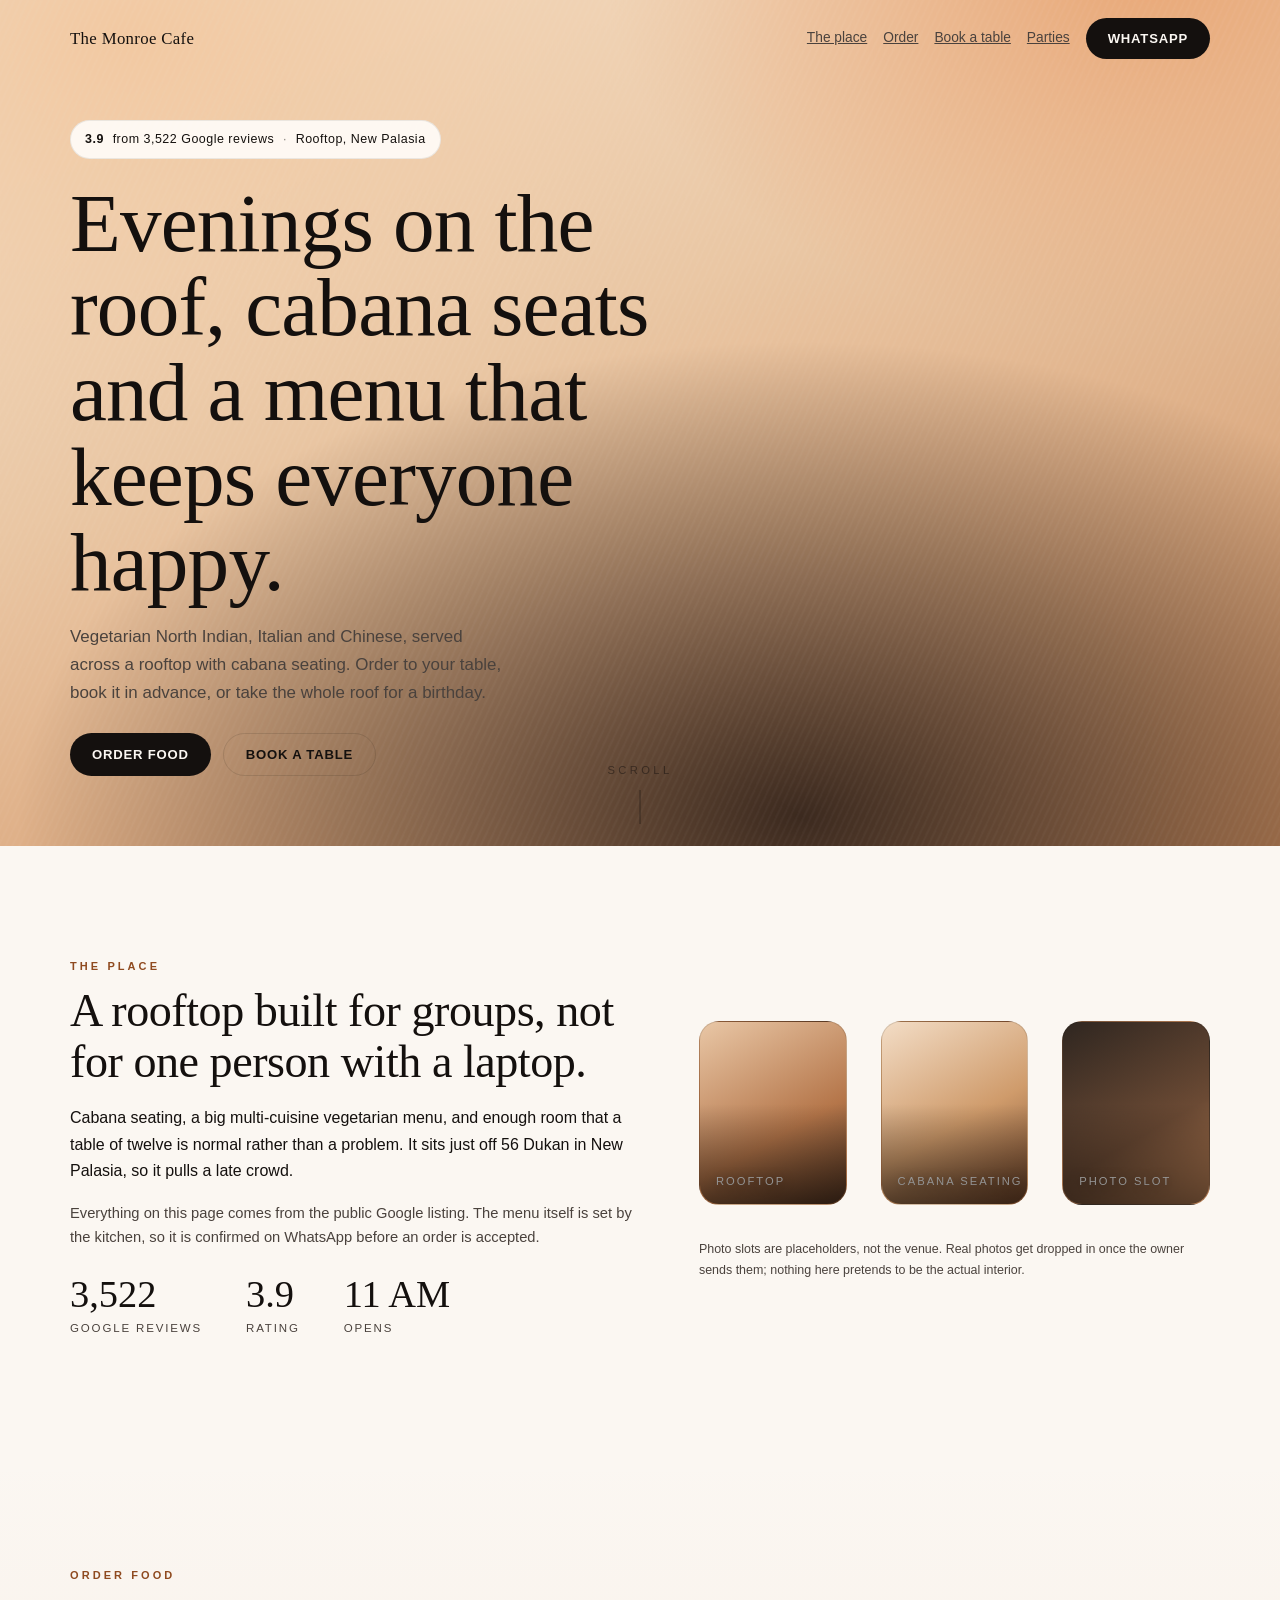
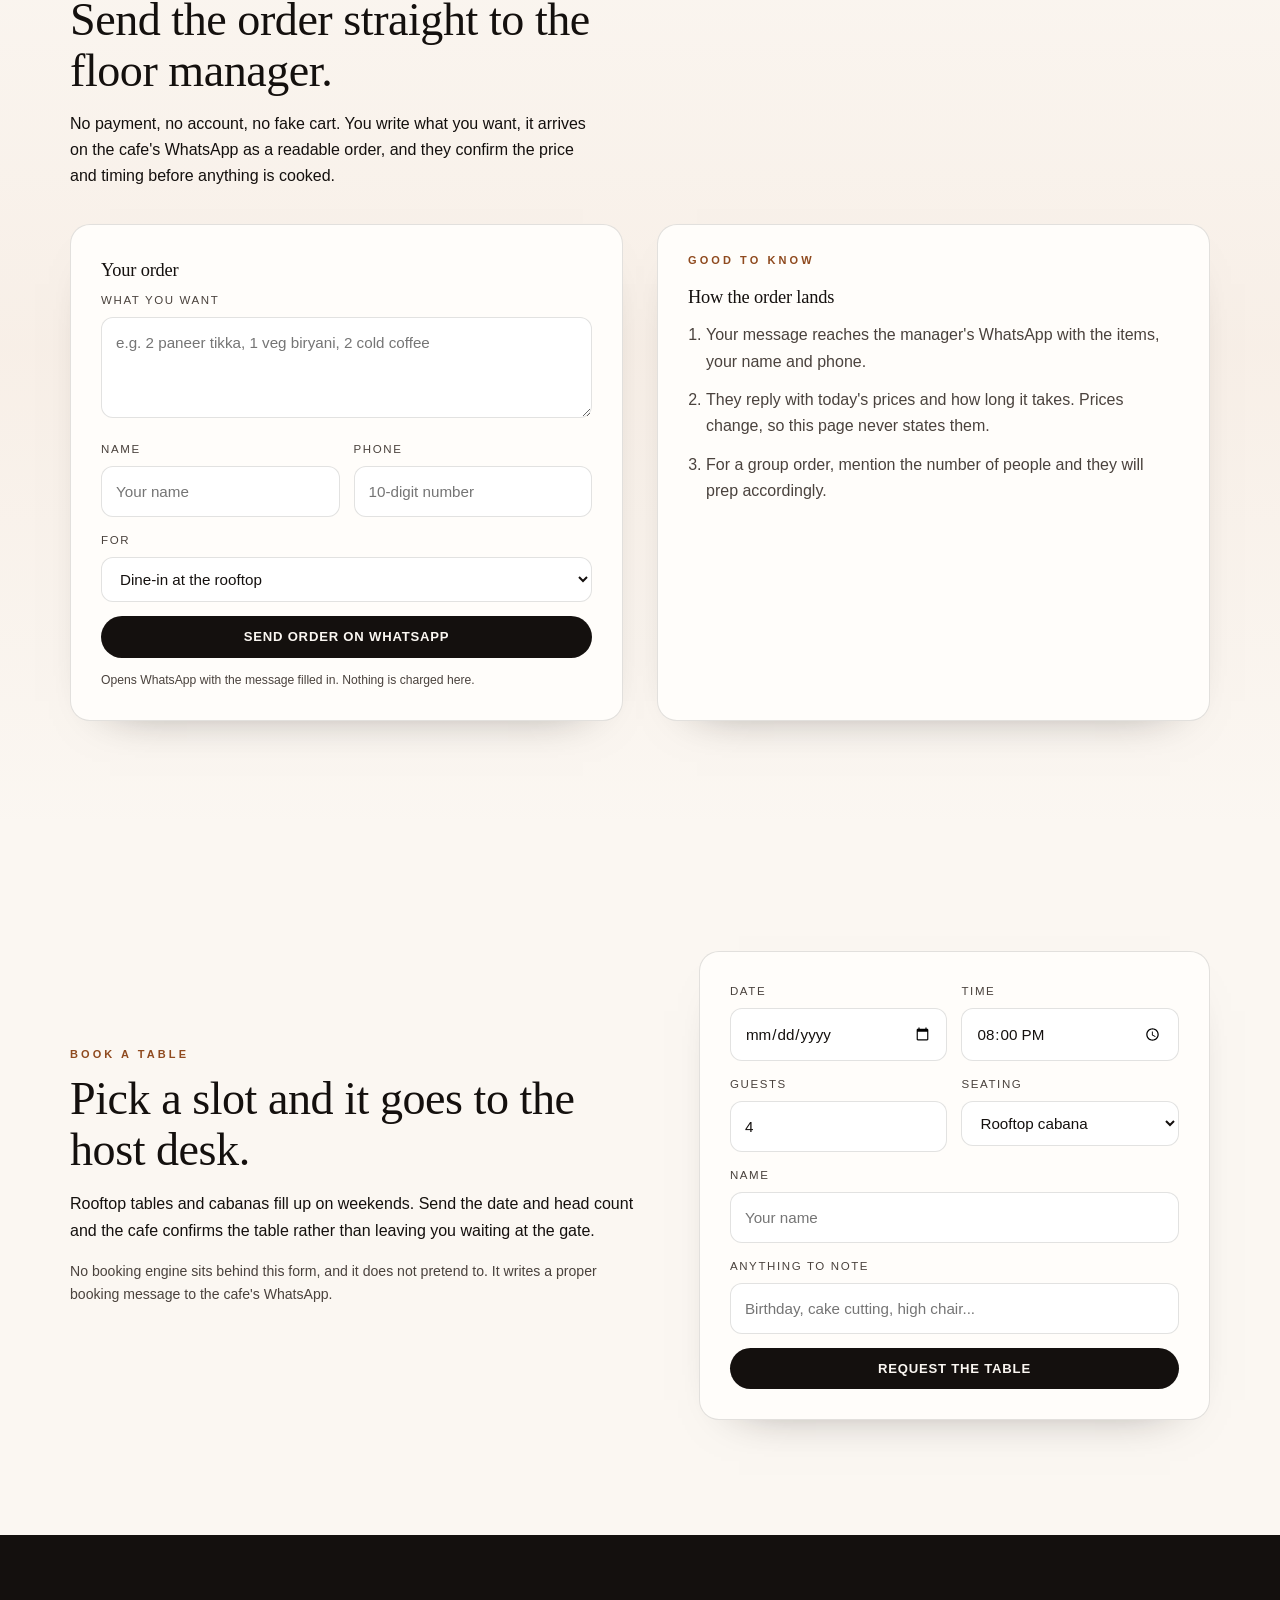
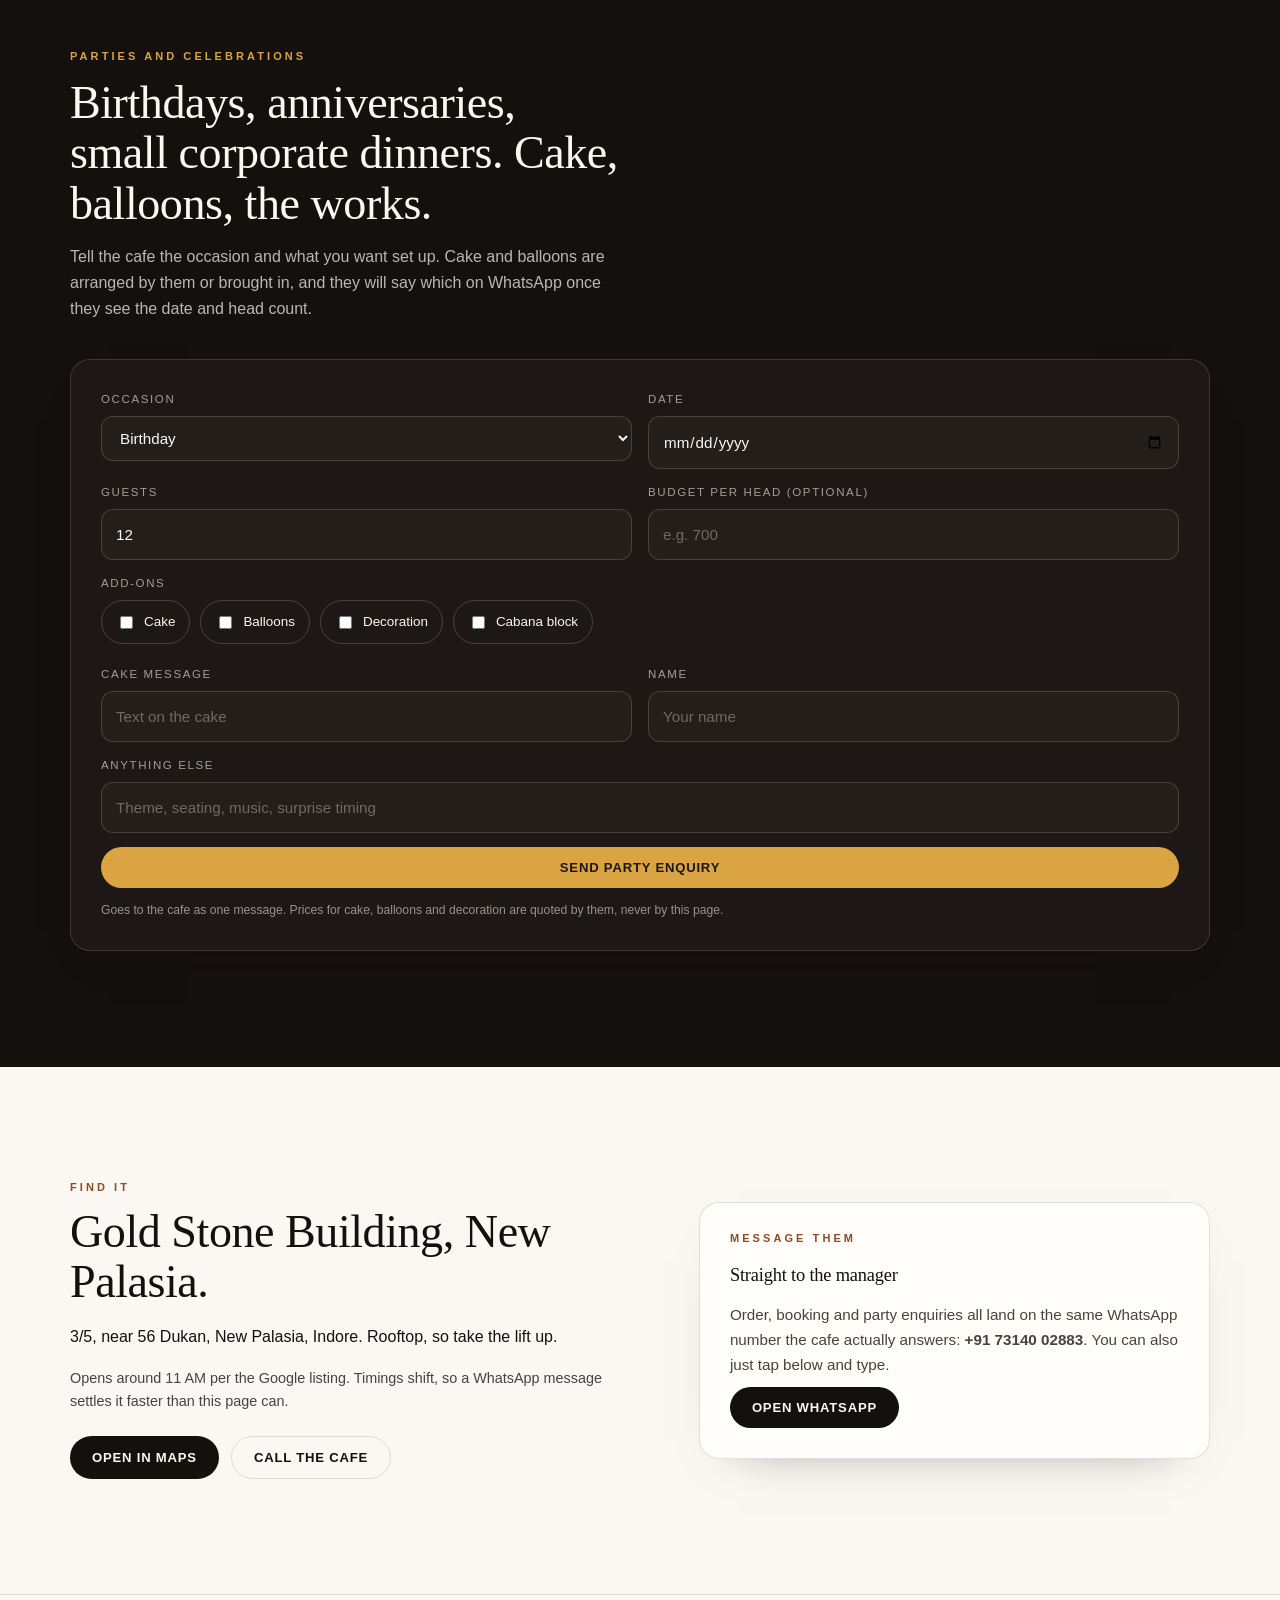
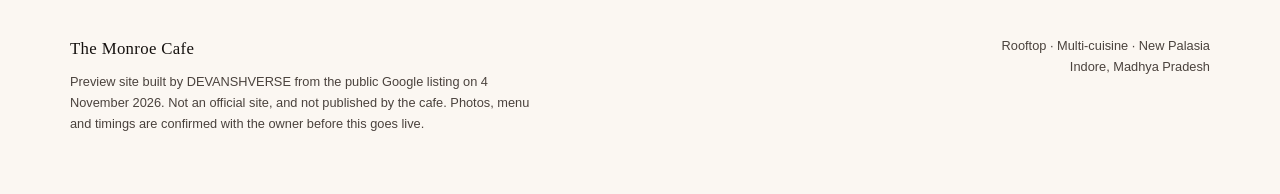
<file: index.html>
<!doctype html>
<html lang="en">
<head>
<meta charset="utf-8">
<meta name="viewport" content="width=device-width, initial-scale=1">
<title>The Monroe Cafe · Rooftop cafe in New Palasia, Indore</title>
<meta name="description" content="Rooftop multi-cuisine vegetarian cafe in New Palasia, Indore. Order food, book a table or plan a birthday on WhatsApp. 3.9 from 3,522 Google reviews.">
<meta name="theme-color" content="#fbf7f2">
<meta property="og:title" content="The Monroe Cafe · Rooftop cafe, New Palasia, Indore">
<meta property="og:description" content="Rooftop cabana seating, multi-cuisine vegetarian menu, birthdays and small parties. Order or book on WhatsApp.">
<meta property="og:type" content="restaurant.restaurant">
<link rel="stylesheet" href="style.css">
<script type="application/ld+json">
{"@context":"https://schema.org","@type":"Restaurant","name":"The Monroe Cafe",
"address":{"@type":"PostalAddress","streetAddress":"Gold Stone Building, 3/5, near 56 Dukan, New Palasia","addressLocality":"Indore","addressRegion":"Madhya Pradesh","postalCode":"452001","addressCountry":"IN"},
"telephone":"+91-731-400-2883","servesCuisine":["North Indian","Italian","Chinese"],
"aggregateRating":{"@type":"AggregateRating","ratingValue":"3.9","reviewCount":"3522"}}
</script>
</head>
<body>
<div class="bar" id="bar"></div>
<nav class="nav" id="nav">
  <div class="wrap">
    <div class="brand">The Monroe Cafe</div>
    <div style="display:flex;align-items:center;gap:16px">
      <a class="links" href="#story">The place</a>
      <a class="links" href="#order">Order</a>
      <a class="links" href="#book">Book a table</a>
      <a class="links" href="#party">Parties</a>
      <a class="btn btn-solid" id="navWa" href="#">WhatsApp</a>
    </div>
  </div>
</nav>

<header class="hero">
  <div class="hero-bg" id="heroBg"></div>
  <div class="wrap">
    <div class="pill reveal"><b>3.9</b> from 3,522 Google reviews <span style="opacity:.5">·</span> Rooftop, New Palasia</div>
    <h1 class="reveal">Evenings on the roof, cabana seats and a menu that keeps everyone happy.</h1>
    <p class="lede reveal">Vegetarian North Indian, Italian and Chinese, served across a rooftop with cabana seating. Order to your table, book it in advance, or take the whole roof for a birthday.</p>
    <div class="cta reveal">
      <a class="btn btn-solid" href="#order">Order food</a>
      <a class="btn btn-ghost" href="#book">Book a table</a>
    </div>
  </div>
  <div class="scroll-cue">scroll</div>
</header>

<section id="story">
  <div class="wrap split">
    <div class="reveal">
      <div class="eyebrow">The place</div>
      <h2 style="margin:14px 0 18px">A rooftop built for groups, not for one person with a laptop.</h2>
      <p>Cabana seating, a big multi-cuisine vegetarian menu, and enough room that a table of twelve is normal rather than a problem. It sits just off 56 Dukan in New Palasia, so it pulls a late crowd.</p>
      <p style="color:var(--ink-soft);font-size:.92rem">Everything on this page comes from the public Google listing. The menu itself is set by the kitchen, so it is confirmed on WhatsApp before an order is accepted.</p>
      <div class="stat">
        <div><span data-count="3522">3,522</span><small>Google reviews</small></div>
        <div><span data-count="3.9" data-dec="1">3.9</span><small>Rating</small></div>
        <div><span>11 AM</span><small>Opens</small></div>
      </div>
    </div>
    <div class="grid g3 reveal">
      <div class="tile t1"><span>Rooftop</span></div>
      <div class="tile t2"><span>Cabana seating</span></div>
      <div class="tile t3"><span>Photo slot</span></div>
      <p style="grid-column:1/-1;font-size:.78rem;color:var(--ink-soft);margin:0">
        Photo slots are placeholders, not the venue. Real photos get dropped in once the owner sends them; nothing here pretends to be the actual interior.
      </p>
    </div>
  </div>
</section>

<section id="order" style="background:linear-gradient(180deg,transparent,rgba(194,112,58,.06),transparent)">
  <div class="wrap">
    <div class="reveal" style="max-width:60ch">
      <div class="eyebrow">Order food</div>
      <h2 style="margin:14px 0 14px">Send the order straight to the floor manager.</h2>
      <p>No payment, no account, no fake cart. You write what you want, it arrives on the cafe's WhatsApp as a readable order, and they confirm the price and timing before anything is cooked.</p>
    </div>
    <div class="grid g2" style="margin-top:34px">
      <form class="card reveal" id="orderForm">
        <h3>Your order</h3>
        <div class="field"><label>What you want</label>
          <textarea id="oItems" rows="3" placeholder="e.g. 2 paneer tikka, 1 veg biryani, 2 cold coffee"></textarea></div>
        <div class="grid g2" style="gap:14px">
          <div class="field"><label>Name</label><input id="oName" placeholder="Your name"></div>
          <div class="field"><label>Phone</label><input id="oPhone" inputmode="tel" placeholder="10-digit number"></div>
        </div>
        <div class="field"><label>For</label>
          <select id="oType"><option>Dine-in at the rooftop</option><option>Takeaway</option><option>Delivery (ask if it reaches me)</option></select></div>
        <button class="btn btn-solid" type="submit" style="width:100%;justify-content:center">Send order on WhatsApp</button>
        <p style="font-size:.76rem;color:var(--ink-soft);margin:12px 0 0">Opens WhatsApp with the message filled in. Nothing is charged here.</p>
      </form>
      <div class="card reveal">
        <div class="eyebrow">Good to know</div>
        <h3 style="margin:16px 0 10px">How the order lands</h3>
        <ol style="margin:0;padding-left:18px;color:var(--ink-soft)">
          <li style="margin-bottom:12px">Your message reaches the manager's WhatsApp with the items, your name and phone.</li>
          <li style="margin-bottom:12px">They reply with today's prices and how long it takes. Prices change, so this page never states them.</li>
          <li>For a group order, mention the number of people and they will prep accordingly.</li>
        </ol>
      </div>
    </div>
  </div>
</section>

<section id="book">
  <div class="wrap split">
    <div class="reveal">
      <div class="eyebrow">Book a table</div>
      <h2 style="margin:14px 0 16px">Pick a slot and it goes to the host desk.</h2>
      <p>Rooftop tables and cabanas fill up on weekends. Send the date and head count and the cafe confirms the table rather than leaving you waiting at the gate.</p>
      <p style="font-size:.88rem;color:var(--ink-soft)">No booking engine sits behind this form, and it does not pretend to. It writes a proper booking message to the cafe's WhatsApp.</p>
    </div>
    <form class="card reveal" id="bookForm">
      <div class="grid g2" style="gap:14px">
        <div class="field"><label>Date</label><input id="bDate" type="date"></div>
        <div class="field"><label>Time</label><input id="bTime" type="time" value="20:00"></div>
      </div>
      <div class="grid g2" style="gap:14px">
        <div class="field"><label>Guests</label><input id="bGuests" type="number" min="1" value="4"></div>
        <div class="field"><label>Seating</label><select id="bSeat"><option>Rooftop cabana</option><option>Rooftop table</option><option>No preference</option></select></div>
      </div>
      <div class="field"><label>Name</label><input id="bName" placeholder="Your name"></div>
      <div class="field"><label>Anything to note</label><input id="bNote" placeholder="Birthday, cake cutting, high chair..."></div>
      <button class="btn btn-solid" type="submit" style="width:100%;justify-content:center">Request the table</button>
    </form>
  </div>
</section>
<section id="party" style="background:var(--ink);color:var(--paper)">
  <div class="wrap">
    <div class="reveal" style="max-width:62ch">
      <div class="eyebrow" style="color:var(--gold)">Parties and celebrations</div>
      <h2 style="margin:16px 0 14px;color:var(--paper)">Birthdays, anniversaries, small corporate dinners. Cake, balloons, the works.</h2>
      <p style="color:rgba(251,247,242,.72)">Tell the cafe the occasion and what you want set up. Cake and balloons are arranged by them or brought in, and they will say which on WhatsApp once they see the date and head count.</p>
    </div>
    <form class="card reveal" id="partyForm" style="margin-top:36px;background:#1d1815;border-color:rgba(251,247,242,.14);color:var(--paper)">
      <div class="grid g2" style="gap:16px">
        <div class="field"><label style="color:rgba(251,247,242,.6)">Occasion</label>
          <select id="pOccasion"><option>Birthday</option><option>Anniversary</option><option>Kitty or friends' meetup</option><option>Corporate dinner</option><option>Something else</option></select></div>
        <div class="field"><label style="color:rgba(251,247,242,.6)">Date</label><input id="pDate" type="date"></div>
      </div>
      <div class="grid g2" style="gap:16px">
        <div class="field"><label style="color:rgba(251,247,242,.6)">Guests</label><input id="pGuests" type="number" min="2" value="12"></div>
        <div class="field"><label style="color:rgba(251,247,242,.6)">Budget per head (optional)</label><input id="pBudget" placeholder="e.g. 700"></div>
      </div>
      <div class="field"><label style="color:rgba(251,247,242,.6)">Add-ons</label>
        <div class="checks">
          <label><input type="checkbox" id="pCake"> Cake</label>
          <label><input type="checkbox" id="pBalloons"> Balloons</label>
          <label><input type="checkbox" id="pDecor"> Decoration</label>
          <label><input type="checkbox" id="pCabana"> Cabana block</label>
        </div>
      </div>
      <div class="grid g2" style="gap:16px">
        <div class="field"><label style="color:rgba(251,247,242,.6)">Cake message</label><input id="pCakeMsg" placeholder="Text on the cake"></div>
        <div class="field"><label style="color:rgba(251,247,242,.6)">Name</label><input id="pName" placeholder="Your name"></div>
      </div>
      <div class="field"><label style="color:rgba(251,247,242,.6)">Anything else</label><input id="pNote" placeholder="Theme, seating, music, surprise timing"></div>
      <button class="btn" type="submit" style="width:100%;justify-content:center;background:var(--gold);color:#1d1815">Send party enquiry</button>
      <p style="font-size:.76rem;color:rgba(251,247,242,.55);margin:12px 0 0">Goes to the cafe as one message. Prices for cake, balloons and decoration are quoted by them, never by this page.</p>
    </form>
  </div>
</section>

<section id="visit">
  <div class="wrap split">
    <div class="reveal">
      <div class="eyebrow">Find it</div>
      <h2 style="margin:14px 0 16px">Gold Stone Building, New Palasia.</h2>
      <p>3/5, near 56 Dukan, New Palasia, Indore. Rooftop, so take the lift up.</p>
      <p style="color:var(--ink-soft);font-size:.9rem">Opens around 11 AM per the Google listing. Timings shift, so a WhatsApp message settles it faster than this page can.</p>
      <div class="cta" style="display:flex;gap:12px;flex-wrap:wrap;margin-top:22px">
        <a class="btn btn-solid" href="https://maps.google.com/?q=The+Monroe+Cafe+New+Palasia+Indore" target="_blank" rel="noopener">Open in Maps</a>
        <a class="btn btn-ghost" href="tel:+917314002883">Call the cafe</a>
      </div>
    </div>
    <div class="card reveal">
      <div class="eyebrow">Message them</div>
      <h3 style="margin:16px 0 12px">Straight to the manager</h3>
      <p style="color:var(--ink-soft)">Order, booking and party enquiries all land on the same WhatsApp number the cafe actually answers: <b>+91 73140 02883</b>. You can also just tap below and type.</p>
      <a class="btn btn-solid" id="footWa" href="#" style="margin-top:10px">Open WhatsApp</a>
    </div>
  </div>
</section>

<footer style="border-top:1px solid var(--line);padding:40px 0 60px">
  <div class="wrap" style="display:flex;gap:20px;justify-content:space-between;flex-wrap:wrap;align-items:flex-start">
    <div style="max-width:52ch">
      <div class="brand" style="margin-bottom:8px">The Monroe Cafe</div>
      <p style="font-size:.8rem;color:var(--ink-soft);margin:0">Preview site built by DEVANSHVERSE from the public Google listing on 4 November 2026. Not an official site, and not published by the cafe. Photos, menu and timings are confirmed with the owner before this goes live.</p>
    </div>
    <div style="font-size:.8rem;color:var(--ink-soft);text-align:right">
      <div>Rooftop · Multi-cuisine · New Palasia</div>
      <div>Indore, Madhya Pradesh</div>
    </div>
  </div>
</footer>
<script src="app.js"></script>
</body>
</html>
</file>
<file: style.css>
:root{--ink:#14100e;--ink-soft:#4a423d;--paper:#fbf7f2;--card:#fffdfa;--line:rgba(20,16,14,.12);
--accent:#c2703a;--accent-deep:#8f4a1f;--gold:#d9a441;--shadow:0 30px 70px -30px rgba(20,16,14,.35);
--display:"Iowan Old Style","Palatino Linotype",Palatino,Georgia,serif;
--sans:-apple-system,BlinkMacSystemFont,"Segoe UI",Roboto,Helvetica,Arial,sans-serif}
*{box-sizing:border-box}
html{scroll-behavior:smooth}
body{margin:0;background:var(--paper);color:var(--ink);font:16px/1.65 var(--sans);
-webkit-font-smoothing:antialiased;overflow-x:hidden}
img{max-width:100%;display:block}
a{color:inherit}
.wrap{width:min(1140px,92vw);margin-inline:auto}
.eyebrow{font:600 11px/1 var(--sans);letter-spacing:.28em;text-transform:uppercase;color:var(--accent-deep)}
h1,h2,h3{font-family:var(--display);font-weight:400;letter-spacing:-.01em;margin:0}
h1{font-size:clamp(2.6rem,7vw,5.2rem);line-height:1.02}
h2{font-size:clamp(1.9rem,3.6vw,3rem);line-height:1.1}
h3{font-size:1.15rem}
p{margin:0 0 1rem}
.bar{position:fixed;top:0;left:0;height:3px;background:linear-gradient(90deg,var(--accent),var(--gold));width:0;z-index:60}
.nav{position:fixed;inset:0 0 auto;z-index:50;transition:.35s;padding:18px 0}
.nav.solid{background:rgba(251,247,242,.92);backdrop-filter:blur(14px);box-shadow:0 1px 0 var(--line);padding:10px 0}
.nav .wrap{display:flex;align-items:center;justify-content:space-between;gap:20px}
.brand{font-family:var(--display);font-size:1.05rem;letter-spacing:.02em}
.nav a.links{display:none;gap:26px;font-size:.86rem;color:var(--ink-soft)}
.nav a.links:hover{color:var(--ink)}
@media(min-width:900px){.nav a.links{display:flex}}
.btn{display:inline-flex;align-items:center;gap:.5rem;border:0;cursor:pointer;font:600 .82rem/1 var(--sans);
letter-spacing:.06em;text-transform:uppercase;padding:14px 22px;border-radius:999px;text-decoration:none;transition:.25s}
.btn-solid{background:var(--ink);color:var(--paper)}
.btn-solid:hover{background:var(--accent-deep);transform:translateY(-2px)}
.btn-ghost{border:1px solid var(--line);color:var(--ink);background:transparent}
.btn-ghost:hover{border-color:var(--ink);transform:translateY(-2px)}
.hero{position:relative;min-height:92vh;display:flex;align-items:flex-end;padding:120px 0 70px;overflow:hidden}
.hero-bg{position:absolute;inset:-10% -10% 0;background:
radial-gradient(60% 70% at 18% 15%,#f0c9a4 0%,transparent 60%),
radial-gradient(55% 60% at 82% 8%,#e7a97c 0%,transparent 62%),
radial-gradient(70% 70% at 60% 95%,#3b2a20 0%,transparent 70%),
linear-gradient(160deg,#f7e6d3,#e9c7a6 45%,#c98a5c 100%);
filter:saturate(1.05);will-change:transform}
.hero-bg::after{content:"";position:absolute;inset:0;background:
repeating-linear-gradient(115deg,rgba(255,255,255,.05) 0 2px,transparent 2px 6px);opacity:.6}
.hero .wrap{position:relative;z-index:2}
.pill{display:inline-flex;align-items:center;gap:.55rem;background:rgba(255,253,250,.9);
border:1px solid rgba(20,16,14,.08);padding:8px 14px;border-radius:999px;font-size:.78rem;
letter-spacing:.04em;box-shadow:var(--shadow)}
.pill b{font-weight:700}
.hero h1{margin:22px 0 18px;max-width:16ch}
.hero .lede{max-width:46ch;color:var(--ink-soft);font-size:1.06rem}
.hero .cta{display:flex;gap:12px;flex-wrap:wrap;margin-top:26px}
.scroll-cue{position:absolute;left:50%;bottom:22px;transform:translateX(-50%);font-size:.7rem;
letter-spacing:.3em;text-transform:uppercase;color:rgba(20,16,14,.5);z-index:2}
.scroll-cue::after{content:"";display:block;width:1px;height:34px;background:currentColor;margin:10px auto 0;animation:drop 1.8s infinite}
@keyframes drop{0%{transform:scaleY(.2);opacity:0}50%{transform:scaleY(1);opacity:1}100%{transform:scaleY(.2);opacity:0}}
section{padding:clamp(64px,9vw,120px) 0}
.grid{display:grid;gap:clamp(18px,3vw,34px)}
@media(min-width:760px){.g2{grid-template-columns:1fr 1fr}.g3{grid-template-columns:repeat(3,1fr)}}
.card{background:var(--card);border:1px solid var(--line);border-radius:20px;padding:clamp(20px,3vw,30px);
box-shadow:0 20px 50px -40px rgba(20,16,14,.6)}
.card h3{margin-bottom:.35rem}
.card p{color:var(--ink-soft);margin:0;font-size:.95rem}
.num{font-family:var(--display);font-size:2rem;color:var(--accent);line-height:1;margin-bottom:.6rem}
.reveal{opacity:0;transform:translateY(26px);transition:opacity .8s cubic-bezier(.2,.7,.3,1),transform .8s cubic-bezier(.2,.7,.3,1)}
.reveal.in{opacity:1;transform:none}
.split{display:grid;gap:clamp(24px,5vw,64px);align-items:center}
@media(min-width:900px){.split{grid-template-columns:1.05fr .95fr}}
.stat{display:flex;gap:clamp(18px,4vw,44px);flex-wrap:wrap;margin-top:26px}
.stat div span{display:block;font-family:var(--display);font-size:clamp(1.8rem,3vw,2.6rem);line-height:1}
.stat div small{font-size:.72rem;letter-spacing:.16em;text-transform:uppercase;color:var(--ink-soft)}
.tile{aspect-ratio:4/5;border-radius:20px;position:relative;overflow:hidden;border:1px solid var(--line)}
.tile span{position:absolute;left:16px;bottom:14px;font-size:.7rem;letter-spacing:.18em;
text-transform:uppercase;color:#fff;text-shadow:0 2px 12px rgba(0,0,0,.5)}
.t1{background:linear-gradient(150deg,#e9c7a6,#b5764a 60%,#5c3a24)}
.t2{background:linear-gradient(150deg,#f3ddc6,#cf9b6b 55%,#7a4a2c)}
.t3{background:linear-gradient(150deg,#2f2620,#6b4a34 60%,#c98a5c)}
.tile::after{content:"";position:absolute;inset:0;background:linear-gradient(0deg,rgba(0,0,0,.55),transparent 55%)}
.field{margin-bottom:14px}
.field label{display:block;font-size:.72rem;letter-spacing:.14em;text-transform:uppercase;color:var(--ink-soft);margin-bottom:7px}
.field input,.field textarea,.field select{width:100%;padding:12px 14px;border:1px solid var(--line);border-radius:12px;
background:#fff;font:inherit;font-size:.95rem;color:var(--ink);transition:.2s}
.field input:focus,.field textarea:focus,.field select:focus{outline:none;border-color:var(--accent);box-shadow:0 0 0 3px rgba(194,112,58,.14)}
#partyForm .field input,#partyForm .field select,#partyForm .field textarea{background:#241e1a;border-color:rgba(251,247,242,.16);color:var(--paper)}
#partyForm .field input::placeholder{color:rgba(251,247,242,.35)}
.checks{display:flex;flex-wrap:wrap;gap:10px;margin-top:4px}
.checks label{display:inline-flex;align-items:center;gap:8px;padding:10px 14px;border:1px solid rgba(251,247,242,.18);
border-radius:999px;font-size:.84rem;text-transform:none;letter-spacing:0;color:var(--paper);cursor:pointer;transition:.2s}
.checks label:hover{border-color:var(--gold)}
.checks input{width:auto;accent-color:var(--gold)}
.toast{position:fixed;left:50%;bottom:26px;transform:translate(-50%,26px);background:var(--ink);color:var(--paper);
padding:12px 20px;border-radius:999px;font-size:.85rem;opacity:0;transition:.35s;z-index:70;pointer-events:none}
.toast.show{opacity:1;transform:translate(-50%,0)}
</file>
